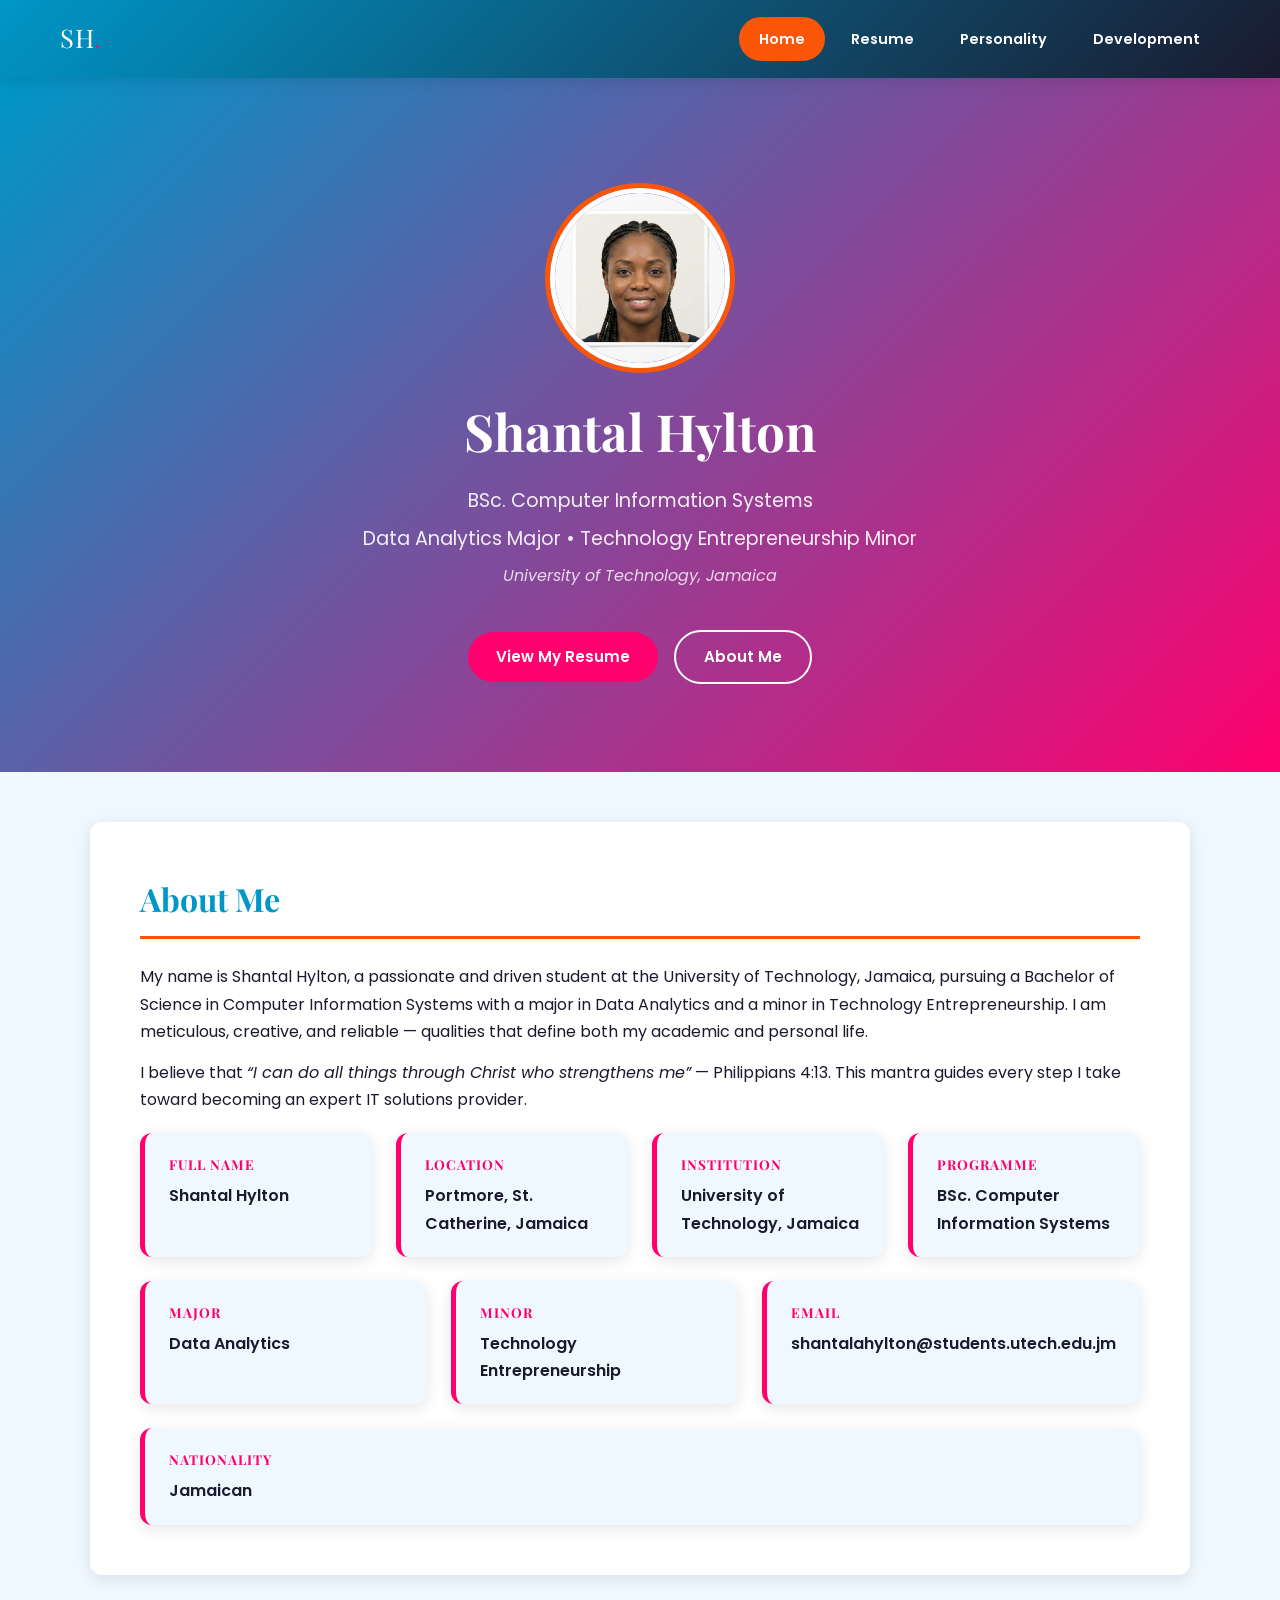
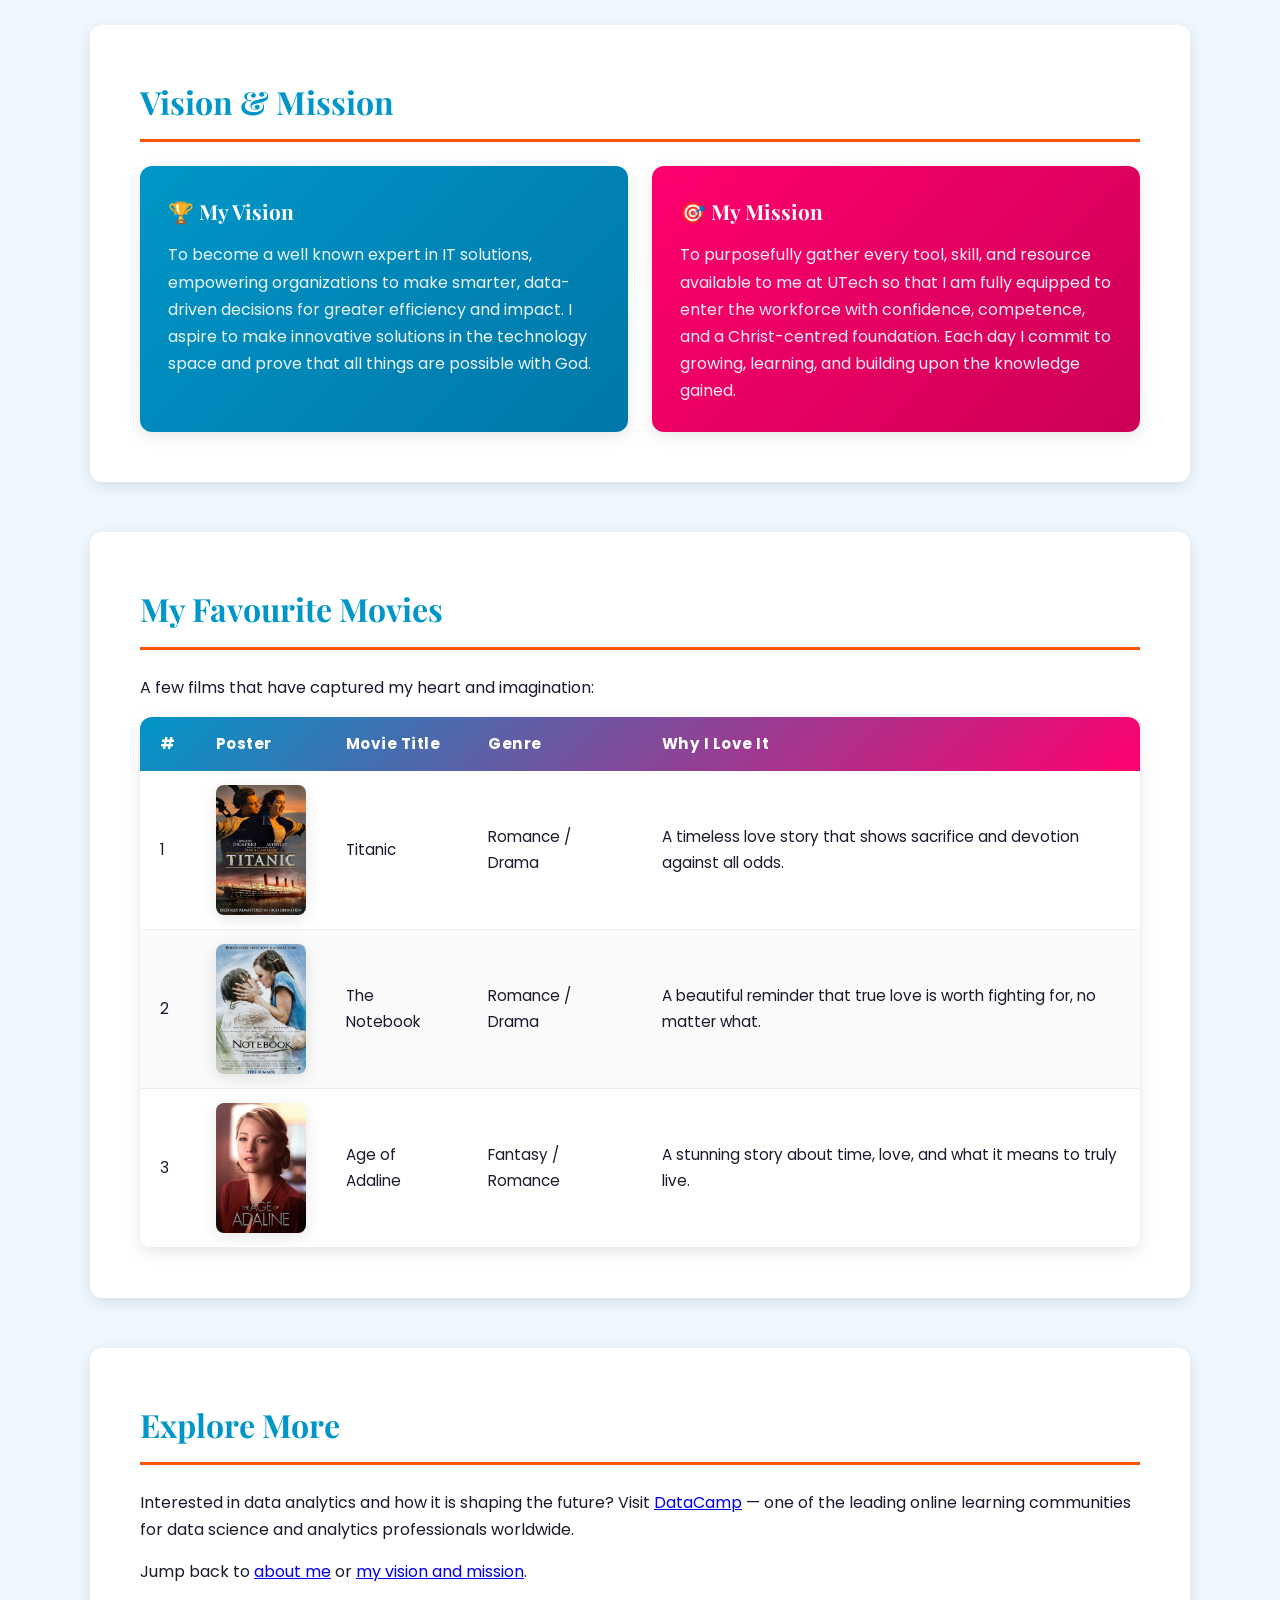
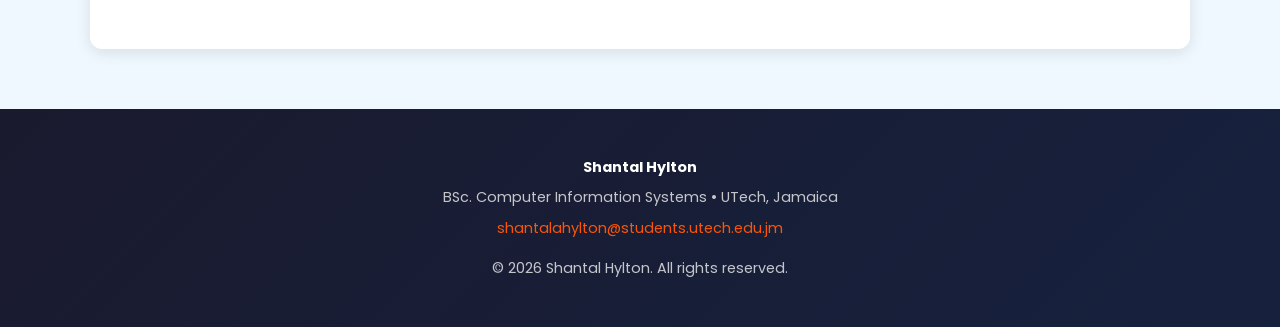
<file: index.html>
<!DOCTYPE html>
<html lang="en">
<head>
  <meta charset="UTF-8" />
  <meta name="viewport" content="width=device-width, initial-scale=1.0" />
  <title>Shantal Hylton | Portfolio</title>
  <link rel="stylesheet" href="style.css" />
</head>
<body>

  <!-- HEADER & NAVIGATION -->
  <header>
    <a href="index.html" class="logo">SH<span>.</span></a>
    <nav>
      <a href="index.html" class="active">Home</a>
      <a href="resume.html">Resume</a>
      <a href="personality.html">Personality</a>
      <a href="development.html">Development</a>
    </nav>
  </header>

  <!-- HERO SECTION -->
  <div class="hero">
    <!-- Profile image links to local mail client as required by Q1 -->
    <div class="profile-img-wrapper">
      <a href="mailto:shantalahylton@students.utech.edu.jm" title="Email Shantal">
        <img
          src="./profile.jpg"
          alt="A portrait photograph of Shantal Hylton, portfolio owner"
        />
      </a>
    </div>
    <h1>Shantal Hylton</h1>
    <p>BSc. Computer Information Systems</p>
    <p>Data Analytics Major &bull; Technology Entrepreneurship Minor</p>
    <p class="subtitle">University of Technology, Jamaica</p>
    <br />
    <a href="resume.html" class="btn btn-primary">View My Resume</a>
    <a href="personality.html" class="btn btn-outline">About Me</a>
  </div>

  <!-- ABOUT / DEMOGRAPHIC SECTION -->
  <section id="about">
    <h2>About Me</h2>
    <p>
      My name is Shantal Hylton, a passionate and driven student at the
      University of Technology, Jamaica, pursuing a Bachelor of Science in
      Computer Information Systems with a major in Data Analytics and a minor
      in Technology Entrepreneurship. I am meticulous, creative, and reliable
      &mdash; qualities that define both my academic and personal life.
    </p>
    <p>
      I believe that <em>&ldquo;I can do all things through Christ who strengthens me&rdquo;</em>
      &mdash; Philippians 4:13. This mantra guides every step I take toward becoming
      an expert IT solutions provider.
    </p>

    <!-- DEMOGRAPHIC DATA CARDS -->
    <div class="demo-grid">
      <div class="demo-card">
        <h3>Full Name</h3>
        <p>Shantal Hylton</p>
      </div>
      <div class="demo-card">
        <h3>Location</h3>
        <p>Portmore, St. Catherine, Jamaica</p>
      </div>
      <div class="demo-card">
        <h3>Institution</h3>
        <p>University of Technology, Jamaica</p>
      </div>
      <div class="demo-card">
        <h3>Programme</h3>
        <p>BSc. Computer Information Systems</p>
      </div>
      <div class="demo-card">
        <h3>Major</h3>
        <p>Data Analytics</p>
      </div>
      <div class="demo-card">
        <h3>Minor</h3>
        <p>Technology Entrepreneurship</p>
      </div>
      <div class="demo-card">
        <h3>Email</h3>
        <p>shantalahylton@students.utech.edu.jm</p>
      </div>
      <div class="demo-card">
        <h3>Nationality</h3>
        <p>Jamaican</p>
      </div>
    </div>
  </section>

  <!-- VISION & MISSION SECTION -->
  <section id="vision-mission">
    <h2>Vision &amp; Mission</h2>
    <div class="vm-grid">
      <div class="vm-card vision">
        <h3>&#127942; My Vision</h3>
        <p>
          To become a well known expert in IT solutions, empowering
          organizations to make smarter, data-driven decisions for greater
          efficiency and impact. I aspire to make innovative solutions in the technology
          space and prove that all things are possible with God.
        </p>
      </div>
      <div class="vm-card mission">
        <h3>&#127919; My Mission</h3>
        <p>
          To purposefully gather every tool, skill, and resource available to
          me at UTech so that I am fully equipped to enter the workforce with
          confidence, competence, and a Christ-centred foundation. Each day I
          commit to growing, learning, and building upon the knowledge gained.
        </p>
      </div>
    </div>
  </section>

  <!-- FAVOURITE MOVIES TABLE WITH POSTERS -->
  <section id="favourites">
    <h2>My Favourite Movies</h2>
    <p>A few films that have captured my heart and imagination:</p>

    <table>
      <thead>
        <tr>
          <th>#</th>
          <th>Poster</th>
          <th>Movie Title</th>
          <th>Genre</th>
          <th>Why I Love It</th>
        </tr>
      </thead>
      <tbody>
        <tr>
          <td>1</td>
          <td>
            <img
              src="./titanic.png"
              alt="Titanic movie poster"
              class="movie-poster"
            />
          </td>
          <td>Titanic</td>
          <td>Romance / Drama</td>
          <td>A timeless love story that shows sacrifice and devotion against all odds.</td>
        </tr>
        <tr>
          <td>2</td>
          <td>
            <img
              src="./notebook.png"
              alt="The Notebook movie poster"
              class="movie-poster"
            />
          </td>
          <td>The Notebook</td>
          <td>Romance / Drama</td>
          <td>A beautiful reminder that true love is worth fighting for, no matter what.</td>
        </tr>
        <tr>
          <td>3</td>
          <td>
            <img
              src="./adaline.png"
              alt="The Age of Adaline movie poster"
              class="movie-poster"
            />
          </td>
          <td>Age of Adaline</td>
          <td>Fantasy / Romance</td>
          <td>A stunning story about time, love, and what it means to truly live.</td>
        </tr>
      </tbody>
    </table>
  </section>

  <!-- EXTERNAL LINK & ANCHOR SECTION -->
  <section id="links">
    <h2>Explore More</h2>
    <p>
      Interested in data analytics and how it is shaping the future? Visit
      <a href="https://www.datacamp.com" target="_blank">DataCamp</a>
      &mdash; one of the leading online learning communities for data science and
      analytics professionals worldwide.
    </p>
    <p>
      Jump back to <a href="#about">about me</a> or
      <a href="#vision-mission">my vision and mission</a>.
    </p>
  </section>

  <!-- FOOTER -->
  <footer>
    <p><strong style="color:#fff;">Shantal Hylton</strong></p>
    <p>BSc. Computer Information Systems &bull; UTech, Jamaica</p>
    <p><a href="mailto:shantalahylton@students.utech.edu.jm">shantalahylton@students.utech.edu.jm</a></p>
    <p style="margin-top:16px;">&copy; 2026 Shantal Hylton. All rights reserved.</p>
  </footer>

</body>
</html>
</file>
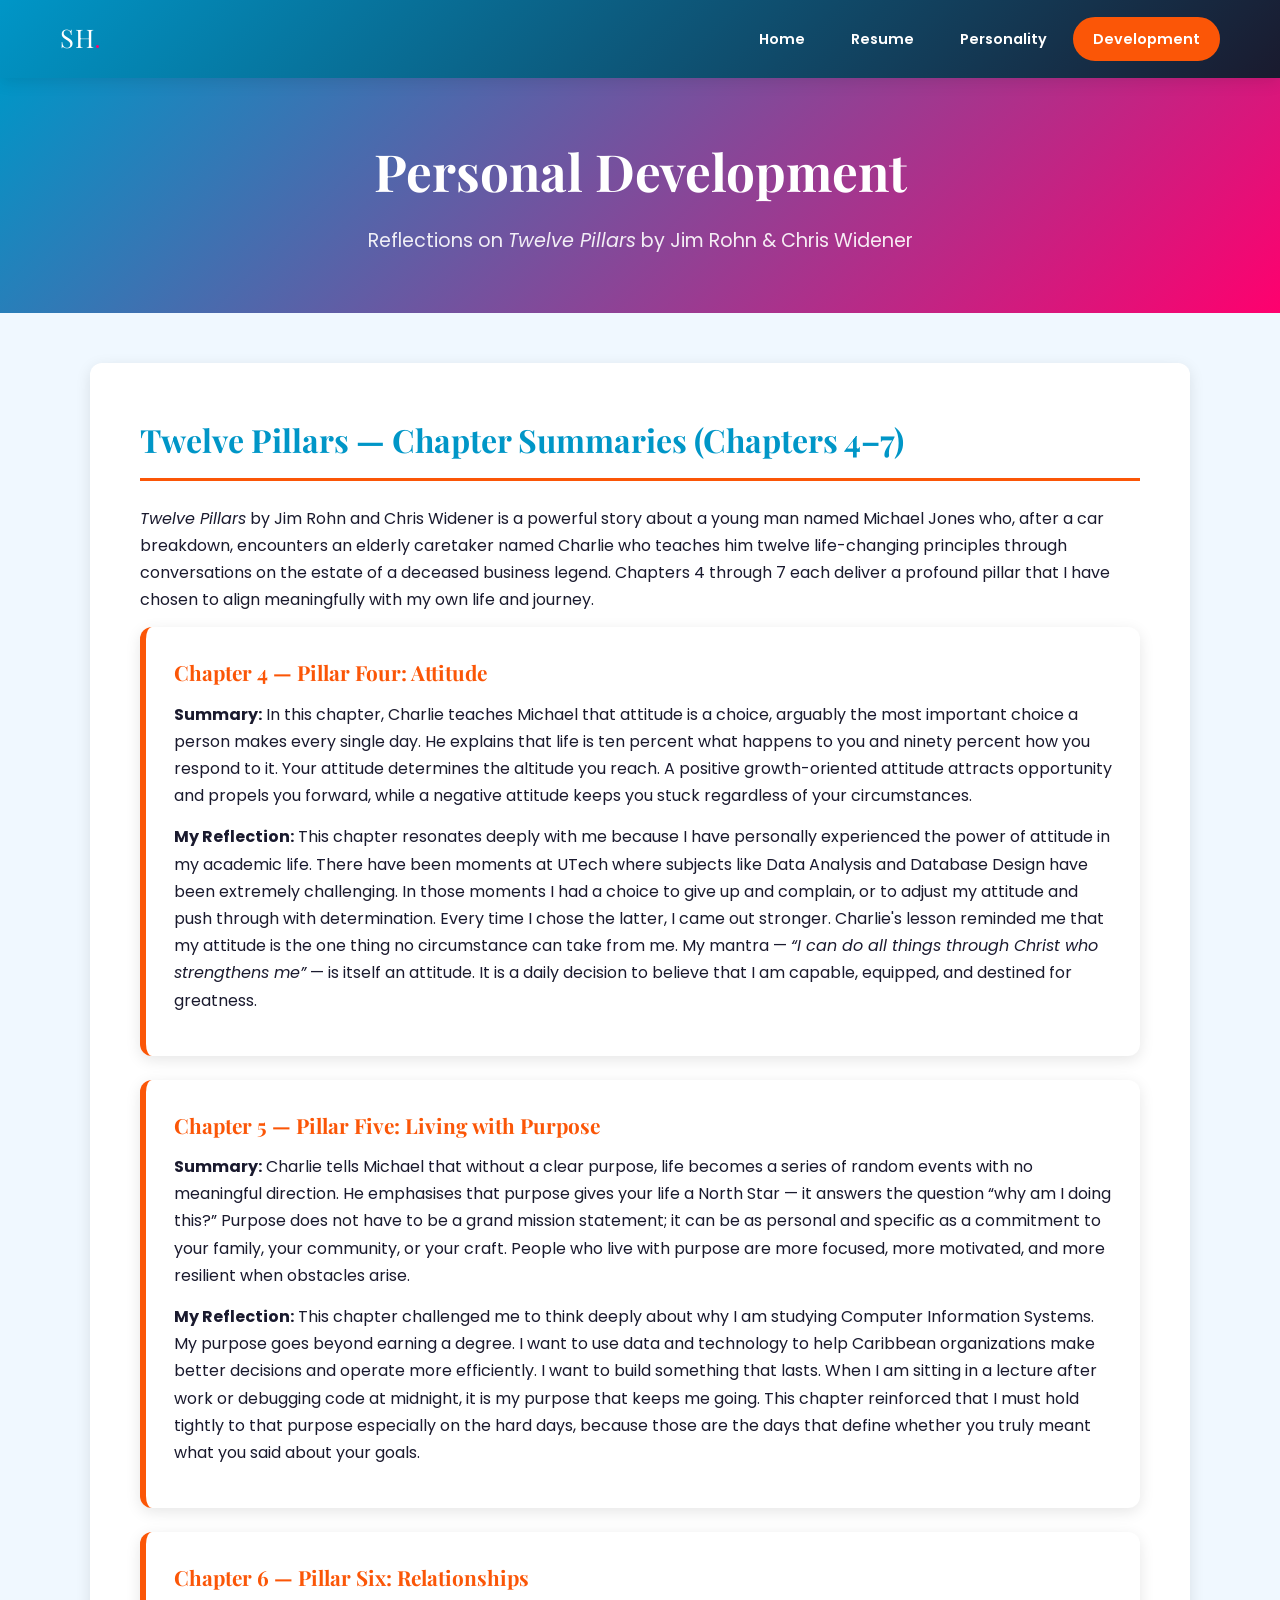
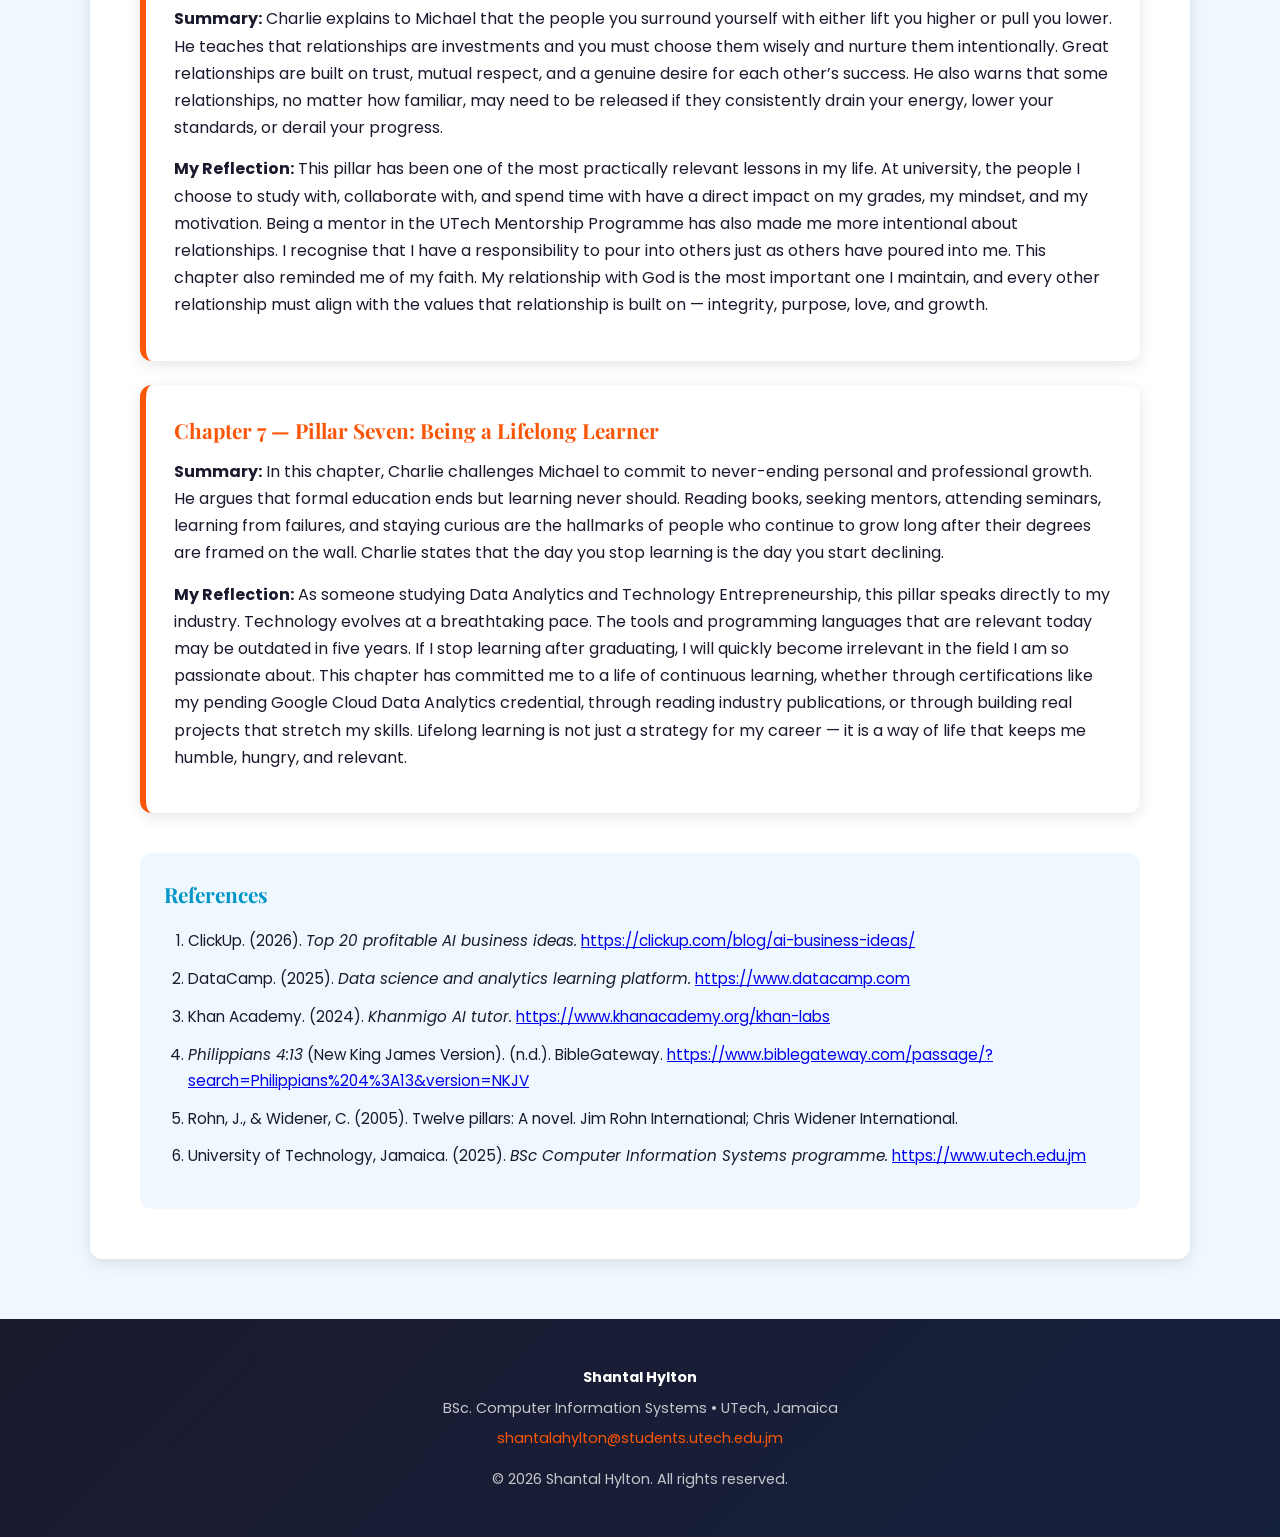
<file: development.html>
<!DOCTYPE html>
<html lang="en">
<head>
  <meta charset="UTF-8" />
  <meta name="viewport" content="width=device-width, initial-scale=1.0" />
  <title>Personal Development | Shantal Hylton</title>
  <link rel="stylesheet" href="style.css" />
</head>
<body>

  <!-- HEADER & NAVIGATION -->
  <header>
    <a href="index.html" class="logo">SH<span>.</span></a>
    <nav>
      <a href="index.html">Home</a>
      <a href="resume.html">Resume</a>
      <a href="personality.html">Personality</a>
      <a href="development.html" class="active">Development</a>
    </nav>
  </header>

  <!-- HERO -->
  <div class="hero" style="padding: 50px 20px;">
    <h1>Personal Development</h1>
    <p>Reflections on <em>Twelve Pillars</em> by Jim Rohn &amp; Chris Widener</p>
  </div>

  <!-- TWELVE PILLARS SECTION -->
  <section id="twelve-pillars" class="animate-slide">
    <h2>Twelve Pillars &mdash; Chapter Summaries (Chapters 4&ndash;7)</h2>
    <p>
      <em>Twelve Pillars</em> by Jim Rohn and Chris Widener is a powerful
      story about a young man named Michael Jones who, after a car breakdown,
      encounters an elderly caretaker named Charlie who teaches him twelve
      life-changing principles through conversations on the estate of a
      deceased business legend. Chapters 4 through 7 each deliver a profound
      pillar that I have chosen to align meaningfully with my own life and journey.
    </p>

    <!-- CHAPTER 4 -->
    <div class="pillar-card">
      <h3>Chapter 4 &mdash; Pillar Four: Attitude</h3>
      <p>
        <strong>Summary:</strong> In this chapter, Charlie teaches Michael that
        attitude is a choice, arguably the most important choice a person makes
        every single day. He explains that life is ten percent what happens to
        you and ninety percent how you respond to it. Your attitude determines
        the altitude you reach. A positive growth-oriented attitude attracts
        opportunity and propels you forward, while a negative attitude keeps
        you stuck regardless of your circumstances.
      </p>
      <p>
        <strong>My Reflection:</strong> This chapter resonates deeply with me
        because I have personally experienced the power of attitude in my
        academic life. There have been moments at UTech where subjects like
        Data Analysis and Database Design have been extremely challenging. In
        those moments I had a choice to give up and complain, or to adjust my
        attitude and push through with determination. Every time I chose the
        latter, I came out stronger. Charlie's lesson reminded me that my
        attitude is the one thing no circumstance can take from me. My mantra &mdash;
        <em>&ldquo;I can do all things through Christ who strengthens me&rdquo;</em> &mdash; is
        itself an attitude. It is a daily decision to believe that I am capable,
        equipped, and destined for greatness.
      </p>
    </div>

    <!-- CHAPTER 5 -->
    <div class="pillar-card">
      <h3>Chapter 5 &mdash; Pillar Five: Living with Purpose</h3>
      <p>
        <strong>Summary:</strong> Charlie tells Michael that without a clear
        purpose, life becomes a series of random events with no meaningful
        direction. He emphasises that purpose gives your life a North Star &mdash; it
        answers the question &ldquo;why am I doing this?&rdquo; Purpose does not have to be
        a grand mission statement; it can be as personal and specific as a
        commitment to your family, your community, or your craft. People who
        live with purpose are more focused, more motivated, and more resilient
        when obstacles arise.
      </p>
      <p>
        <strong>My Reflection:</strong> This chapter challenged me to think
        deeply about why I am studying Computer Information Systems. My purpose
        goes beyond earning a degree. I want to use data and technology to
        help Caribbean organizations make better decisions and operate more
        efficiently. I want to build something that lasts. When I am sitting in a lecture
        after work or debugging code at midnight, it is my purpose that keeps me
        going. This chapter reinforced that I must hold tightly to that purpose
        especially on the hard days, because those are the days that define
        whether you truly meant what you said about your goals.
      </p>
    </div>

    <!-- CHAPTER 6 -->
    <div class="pillar-card">
      <h3>Chapter 6 &mdash; Pillar Six: Relationships</h3>
      <p>
        <strong>Summary:</strong> Charlie explains to Michael that the people
        you surround yourself with either lift you higher or pull you lower.
        He teaches that relationships are investments and you must choose them
        wisely and nurture them intentionally. Great relationships are built on
        trust, mutual respect, and a genuine desire for each other&rsquo;s success.
        He also warns that some relationships, no matter how familiar, may need
        to be released if they consistently drain your energy, lower your
        standards, or derail your progress.
      </p>
      <p>
        <strong>My Reflection:</strong> This pillar has been one of the most
        practically relevant lessons in my life. At university, the people I
        choose to study with, collaborate with, and spend time with have a
        direct impact on my grades, my mindset, and my motivation. Being a
        mentor in the UTech Mentorship Programme has also made me more
        intentional about relationships. I recognise that I have a
        responsibility to pour into others just as others have poured into me.
        This chapter also reminded me of my faith. My relationship with God is
        the most important one I maintain, and every other relationship must
        align with the values that relationship is built on &mdash; integrity,
        purpose, love, and growth.
      </p>
    </div>

    <!-- CHAPTER 7 -->
    <div class="pillar-card">
      <h3>Chapter 7 &mdash; Pillar Seven: Being a Lifelong Learner</h3>
      <p>
        <strong>Summary:</strong> In this chapter, Charlie challenges Michael
        to commit to never-ending personal and professional growth. He argues
        that formal education ends but learning never should. Reading books,
        seeking mentors, attending seminars, learning from failures, and staying
        curious are the hallmarks of people who continue to grow long after
        their degrees are framed on the wall. Charlie states that the day you
        stop learning is the day you start declining.
      </p>
      <p>
        <strong>My Reflection:</strong> As someone studying Data Analytics and
        Technology Entrepreneurship, this pillar speaks directly to my industry.
        Technology evolves at a breathtaking pace. The tools and programming
        languages that are relevant today may be outdated in five years. If I
        stop learning after graduating, I will quickly become irrelevant in the
        field I am so passionate about. This chapter has committed me to a life
        of continuous learning, whether through certifications like my pending
        Google Cloud Data Analytics credential, through reading industry
        publications, or through building real projects that stretch my skills.
        Lifelong learning is not just a strategy for my career &mdash; it is a way of
        life that keeps me humble, hungry, and relevant.
      </p>
    </div>

    <!-- APA REFERENCES -->
    <!-- FIX APPLIED: Reference #3 updated from Exploding Topics to the correct ClickUp blog as assigned -->
    <div id="references" style="margin-top: 40px; padding: 24px; background: var(--light-bg); border-radius: var(--border-radius);">
      <h3 style="color: var(--primary); margin-bottom: 16px;">References</h3>
      <ol>
        <li style="margin-bottom: 12px;">
          ClickUp. (2026). <em>Top 20 profitable AI business ideas.</em>
          <a href="https://clickup.com/blog/ai-business-ideas/" target="_blank">https://clickup.com/blog/ai-business-ideas/</a>
        </li>
        <li style="margin-bottom: 12px;">
          DataCamp. (2025). <em>Data science and analytics learning platform.</em>
          <a href="https://www.datacamp.com" target="_blank">https://www.datacamp.com</a>
        </li>
        <li style="margin-bottom: 12px;">
          Khan Academy. (2024). <em>Khanmigo AI tutor.</em>
          <a href="https://www.khanacademy.org/khan-labs" target="_blank">https://www.khanacademy.org/khan-labs</a>
        </li> 
        <li style="margin-bottom: 12px;">
          <em>Philippians 4:13</em> (New King James Version). (n.d.). BibleGateway.
          <a href="https://www.biblegateway.com/passage/?search=Philippians%204%3A13&version=NKJV" target="_blank">https://www.biblegateway.com/passage/?search=Philippians%204%3A13&version=NKJV</a>
        </li>        
        <li style="margin-bottom: 12px;">
          Rohn, J., & Widener, C. (2005). Twelve pillars: A novel. Jim Rohn International; Chris Widener International.
        </li>           
        <li style="margin-bottom: 12px;">
          University of Technology, Jamaica. (2025). <em>BSc Computer Information Systems programme.</em>
          <a href="https://www.utech.edu.jm" target="_blank">https://www.utech.edu.jm</a>
        </li>
        
      </ol>
    </div>

  </section>

  <!-- FOOTER -->
  <footer>
    <p><strong style="color:#fff;">Shantal Hylton</strong></p>
    <p>BSc. Computer Information Systems &bull; UTech, Jamaica</p>
    <p>
      <a href="mailto:shantalahylton@students.utech.edu.jm">shantalahylton@students.utech.edu.jm</a>
    </p>
    <p style="margin-top:16px;">&copy; 2026 Shantal Hylton. All rights reserved.</p>
  </footer>

</body>
</html>
</file>
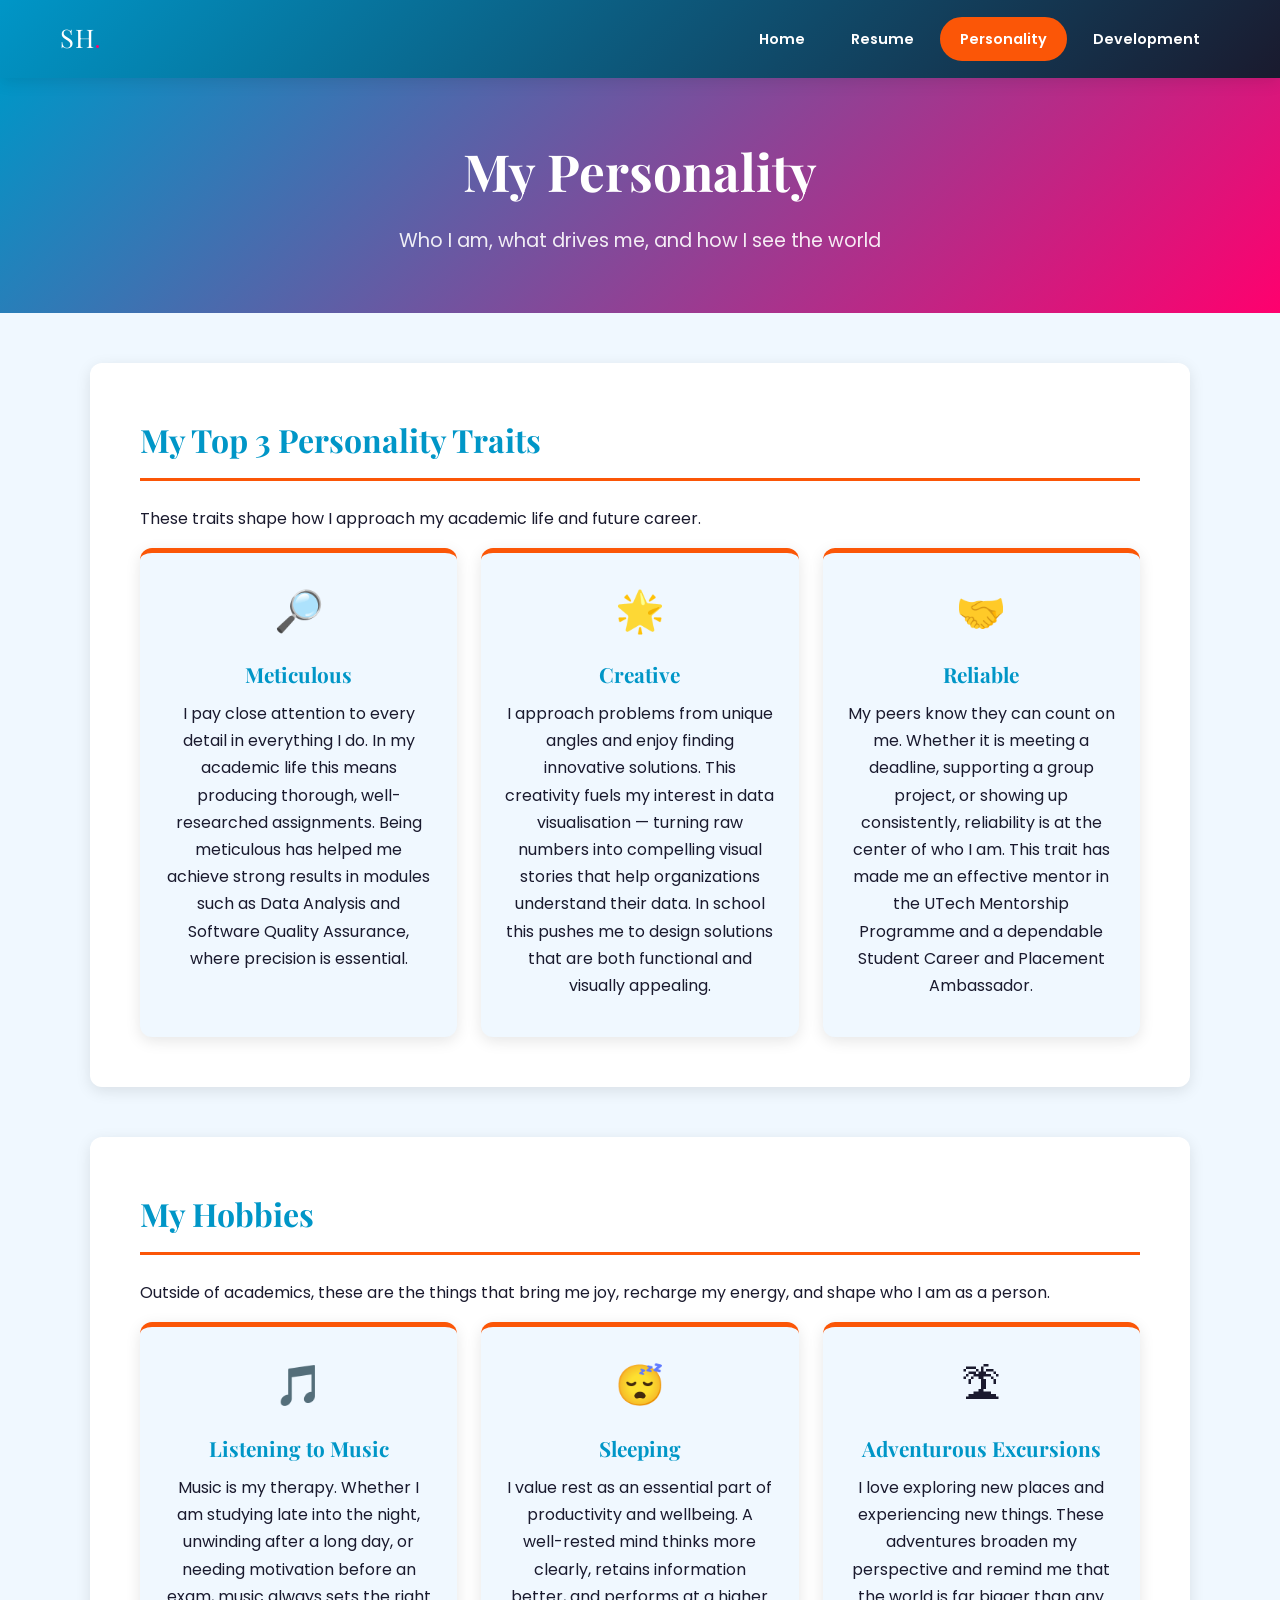
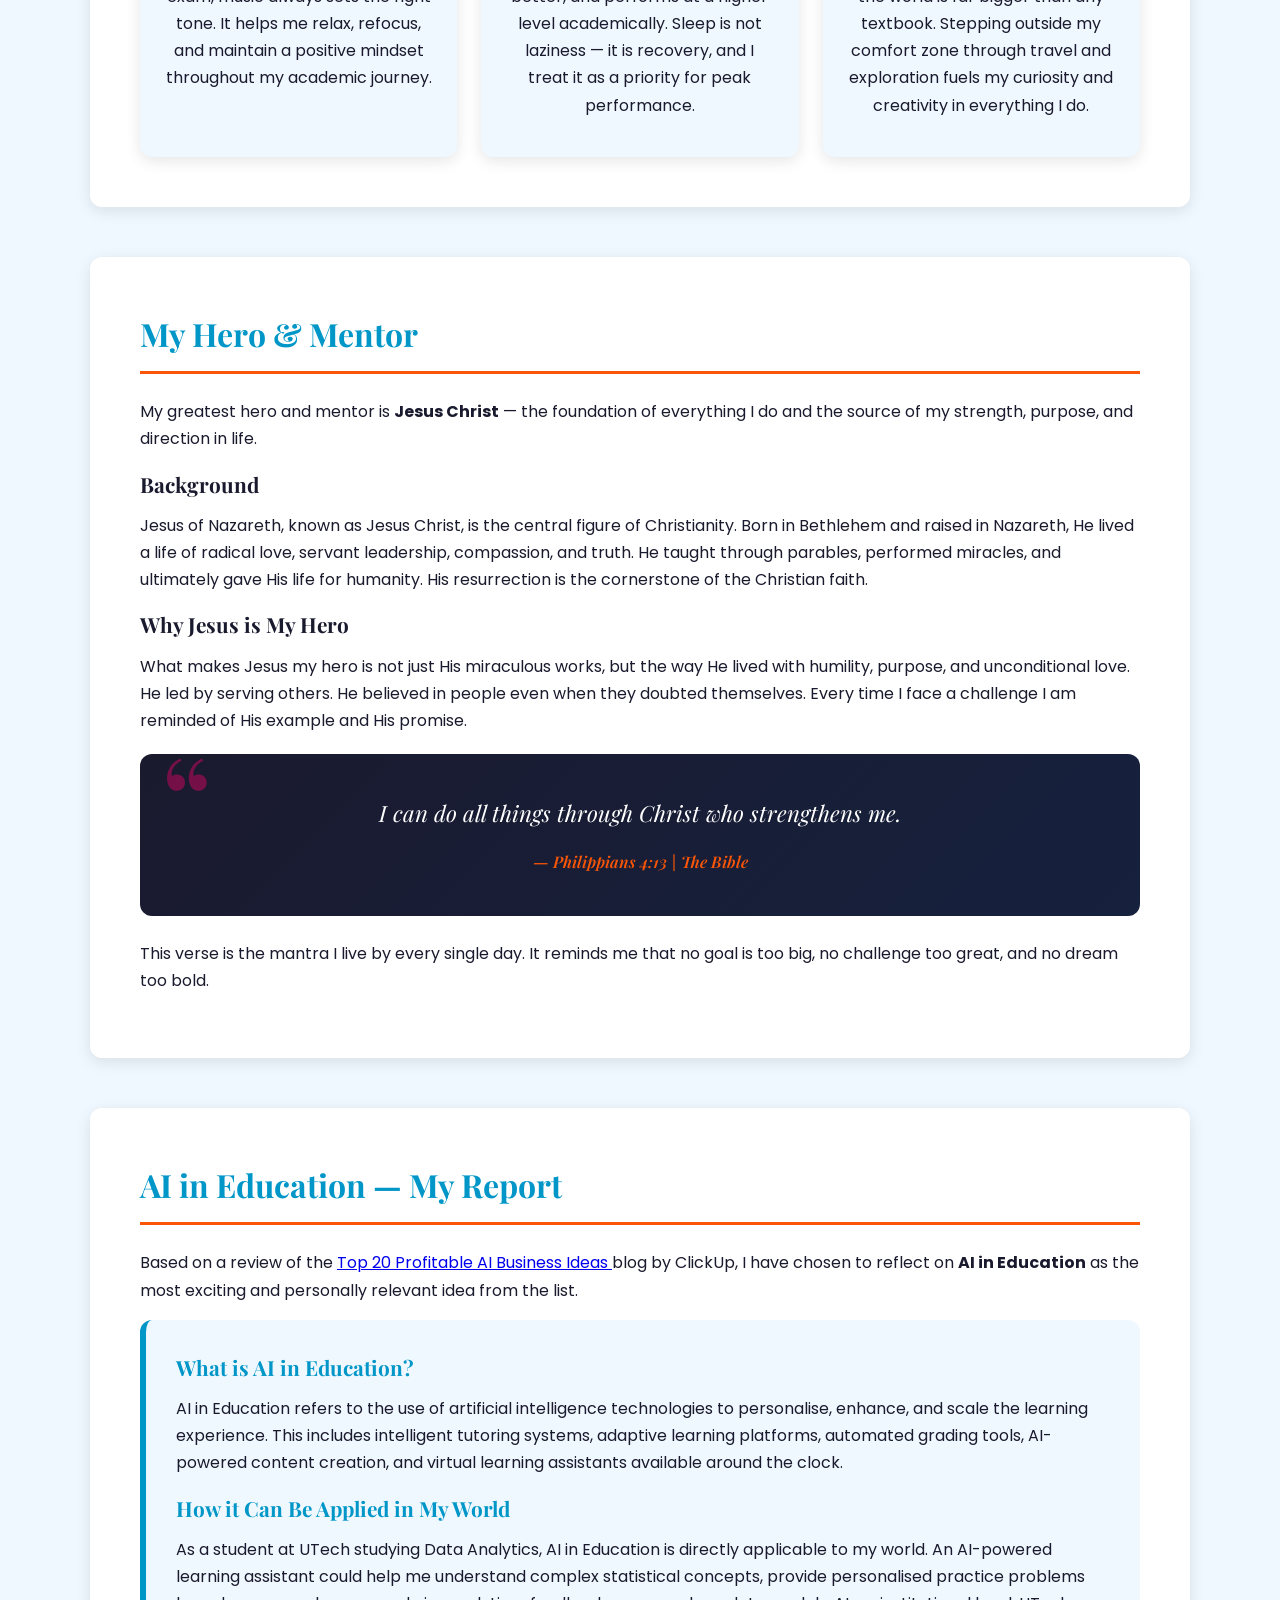
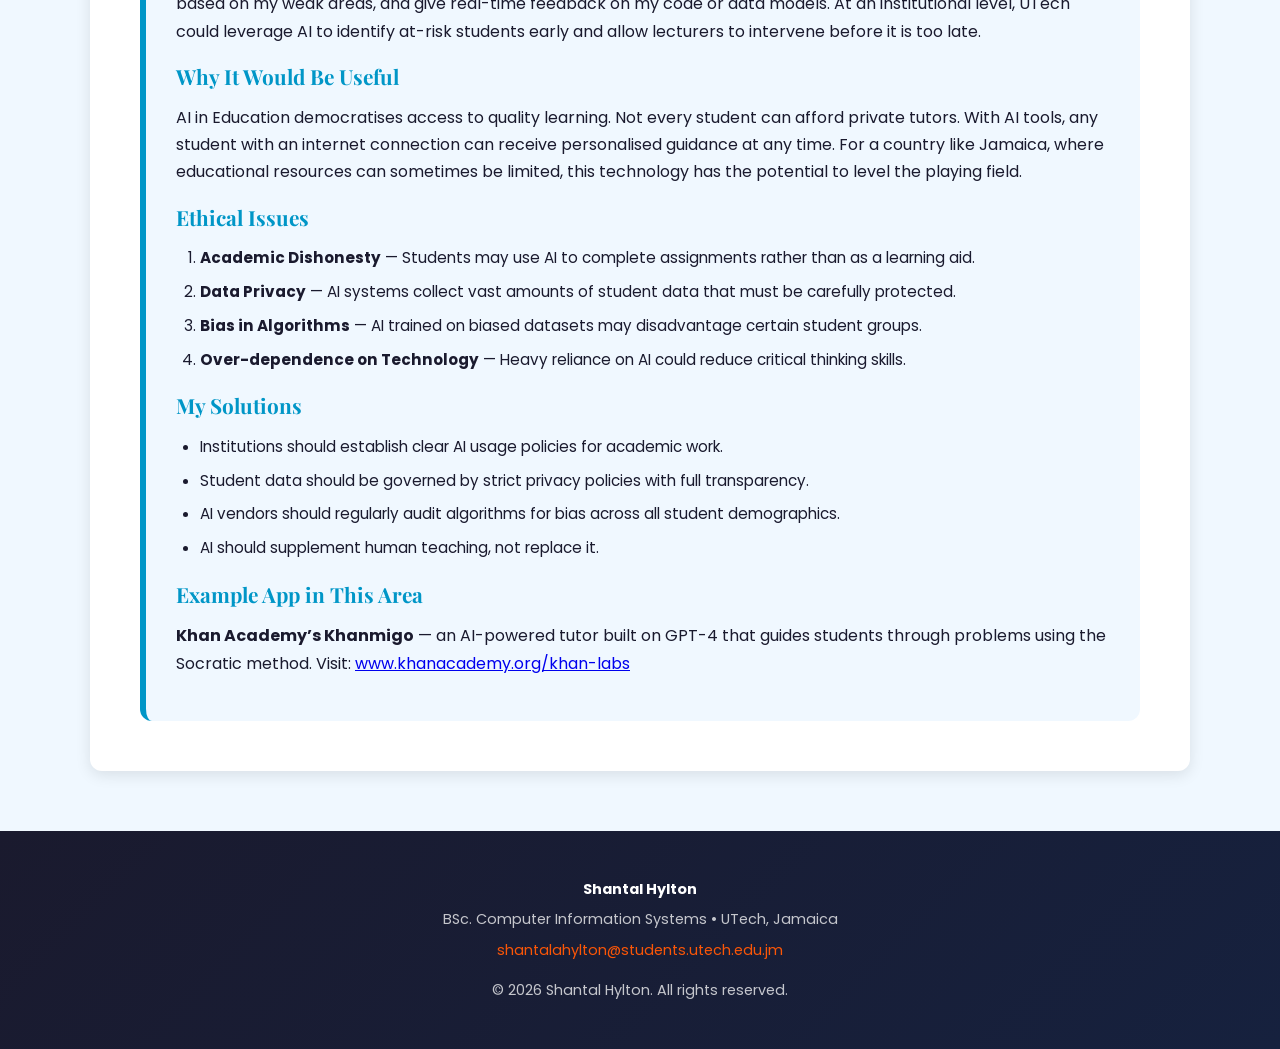
<file: personality.html>
<!DOCTYPE html>
<html lang="en">
<head>
  <meta charset="UTF-8" />
  <meta name="viewport" content="width=device-width, initial-scale=1.0" />
  <title>Personality | Shantal Hylton</title>
  <link rel="stylesheet" href="style.css" />
</head>
<body>

  <!-- HEADER & NAVIGATION -->
  <header>
    <a href="index.html" class="logo">SH<span>.</span></a>
    <nav>
      <a href="index.html">Home</a>
      <a href="resume.html">Resume</a>
      <a href="personality.html" class="active">Personality</a>
      <a href="development.html">Development</a>
    </nav>
  </header>

  <!-- HERO -->
  <div class="hero" style="padding: 50px 20px;">
    <h1>My Personality</h1>
    <p>Who I am, what drives me, and how I see the world</p>
  </div>

  <!-- PERSONALITY TRAITS SECTION -->
  <section id="traits" class="animate-slide">
    <h2>My Top 3 Personality Traits</h2>
    <p>
      These traits shape how I approach my
      academic life and future career.
    </p>

    <div class="trait-grid">

      <div class="trait-card">
        <span class="icon">&#128270;</span>
        <h3>Meticulous</h3>
        <p>
          I pay close attention to every detail in everything I do. In my
          academic life this means producing thorough, well-researched
          assignments. Being meticulous has helped me achieve
          strong results in modules such as Data Analysis and Software Quality
          Assurance, where precision is essential.
        </p>
      </div>

      <div class="trait-card">
        <span class="icon">&#127775;</span>
        <h3>Creative</h3>
        <p>
          I approach problems from unique angles and enjoy finding innovative
          solutions. This creativity fuels my interest in data visualisation &mdash;
          turning raw numbers into compelling visual stories that help
          organizations understand their data. In school this pushes me to
          design solutions that are both functional and visually appealing.
        </p>
      </div>

      <div class="trait-card">
        <span class="icon">&#129309;</span>
        <h3>Reliable</h3>
        <p>
          My peers know they can count on me. Whether it is
          meeting a deadline, supporting a group project, or showing up
          consistently, reliability is at the center of who I am. This trait has
          made me an effective mentor in the UTech Mentorship Programme and a
          dependable Student Career and Placement Ambassador.
        </p>
      </div>

    </div>
  </section>

  <!-- HOBBIES SECTION -->
  <section id="hobbies" class="animate-slide">
    <h2>My Hobbies</h2>
    <p>
      Outside of academics, these are the things that bring me joy,
      recharge my energy, and shape who I am as a person.
    </p>

    <div class="trait-grid">

      <div class="trait-card">
        <span class="icon">&#127925;</span>
        <h3>Listening to Music</h3>
        <p>
          Music is my therapy. Whether I am studying late into the night,
          unwinding after a long day, or needing motivation before an exam,
          music always sets the right tone. It helps me relax, refocus, and
          maintain a positive mindset throughout my academic journey.
        </p>
      </div>

      <div class="trait-card">
        <span class="icon">&#128564;</span>
        <h3>Sleeping</h3>
        <p>
          I value rest as an essential part of productivity and wellbeing.
          A well-rested mind thinks more clearly, retains information better,
          and performs at a higher level academically. Sleep is not laziness
          &mdash; it is recovery, and I treat it as a priority for peak performance.
        </p>
      </div>

      <div class="trait-card">
        <span class="icon">&#127965;</span>
        <h3>Adventurous Excursions</h3>
        <p>
          I love exploring new places and experiencing new things. These
          adventures broaden my perspective and remind me that the world is
          far bigger than any textbook. Stepping outside my comfort zone
          through travel and exploration fuels my curiosity and creativity
          in everything I do.
        </p>
      </div>

    </div>
  </section>

  <!-- HERO / MENTOR SECTION -->
  <section id="hero-mentor" class="animate-slide">
    <h2>My Hero &amp; Mentor</h2>
    <p>
      My greatest hero and mentor is <strong>Jesus Christ</strong> &mdash; the
      foundation of everything I do and the source of my strength, purpose,
      and direction in life.
    </p>

    <h3>Background</h3>
    <p>
      Jesus of Nazareth, known as Jesus Christ, is the central figure of
      Christianity. Born in Bethlehem and raised in Nazareth, He lived a life
      of radical love, servant leadership, compassion, and truth. He taught
      through parables, performed miracles, and ultimately gave His life for
      humanity. His resurrection is the cornerstone of the Christian faith.
    </p>

    <h3>Why Jesus is My Hero</h3>
    <p>
      What makes Jesus my hero is not just His miraculous works, but the way
      He lived with humility, purpose, and unconditional love. He led by
      serving others. He believed in people even when they doubted themselves.
      Every time I face a challenge I am reminded of His example and His promise.
    </p>

    <div class="quote-block">
      <p>I can do all things through Christ who strengthens me.</p>
      <p class="attribution">&mdash; Philippians 4:13 | The Bible</p>
    </div>

    <p style="margin-top: 24px;">
      This verse is the mantra I live by every single day. It reminds me that
      no goal is too big, no challenge too great, and no dream too bold.
    </p>
  </section>

  <!-- AI REPORT SECTION -->
  <!-- FIX APPLIED: Link updated to the correct ClickUp blog as assigned by the teacher -->
  <section id="ai-report" class="animate-slide">
    <h2>AI in Education &mdash; My Report</h2>
    <p>
      Based on a review of the
      <a href="https://clickup.com/blog/ai-business-ideas/" target="_blank">
        Top 20 Profitable AI Business Ideas
      </a>
      blog by ClickUp, I have chosen to reflect on <strong>AI in Education</strong> as
      the most exciting and personally relevant idea from the list.
    </p>

    <div class="ai-report">

      <h3>What is AI in Education?</h3>
      <p>
        AI in Education refers to the use of artificial intelligence technologies
        to personalise, enhance, and scale the learning experience. This includes
        intelligent tutoring systems, adaptive learning platforms, automated
        grading tools, AI-powered content creation, and virtual learning
        assistants available around the clock.
      </p>

      <h3>How it Can Be Applied in My World</h3>
      <p>
        As a student at UTech studying Data Analytics, AI in Education is
        directly applicable to my world. An AI-powered learning assistant could
        help me understand complex statistical concepts, provide personalised
        practice problems based on my weak areas, and give real-time feedback
        on my code or data models. At an institutional level, UTech could
        leverage AI to identify at-risk students early and allow lecturers to
        intervene before it is too late.
      </p>

      <h3>Why It Would Be Useful</h3>
      <p>
        AI in Education democratises access to quality learning. Not every
        student can afford private tutors. With AI tools, any student with an
        internet connection can receive personalised guidance at any time. For
        a country like Jamaica, where educational resources can sometimes be
        limited, this technology has the potential to level the playing field.
      </p>

      <h3>Ethical Issues</h3>
      <ol>
        <li><strong>Academic Dishonesty</strong> &mdash; Students may use AI to complete assignments rather than as a learning aid.</li>
        <li><strong>Data Privacy</strong> &mdash; AI systems collect vast amounts of student data that must be carefully protected.</li>
        <li><strong>Bias in Algorithms</strong> &mdash; AI trained on biased datasets may disadvantage certain student groups.</li>
        <li><strong>Over-dependence on Technology</strong> &mdash; Heavy reliance on AI could reduce critical thinking skills.</li>
      </ol>

      <h3>My Solutions</h3>
      <ul>
        <li>Institutions should establish clear AI usage policies for academic work.</li>
        <li>Student data should be governed by strict privacy policies with full transparency.</li>
        <li>AI vendors should regularly audit algorithms for bias across all student demographics.</li>
        <li>AI should supplement human teaching, not replace it.</li>
      </ul>

      <h3>Example App in This Area</h3>
      <p>
        <strong>Khan Academy&rsquo;s Khanmigo</strong> &mdash; an AI-powered tutor built on GPT-4
        that guides students through problems using the Socratic method.
        Visit: <a href="https://www.khanacademy.org/khan-labs" target="_blank">www.khanacademy.org/khan-labs</a>
      </p>

    </div>
  </section>

  <!-- FOOTER -->
  <footer>
    <p><strong style="color:#fff;">Shantal Hylton</strong></p>
    <p>BSc. Computer Information Systems &bull; UTech, Jamaica</p>
    <p><a href="mailto:shantalahylton@students.utech.edu.jm">shantalahylton@students.utech.edu.jm</a></p>
    <p style="margin-top:16px;">&copy; 2026 Shantal Hylton. All rights reserved.</p>
  </footer>

</body>
</html>
</file>
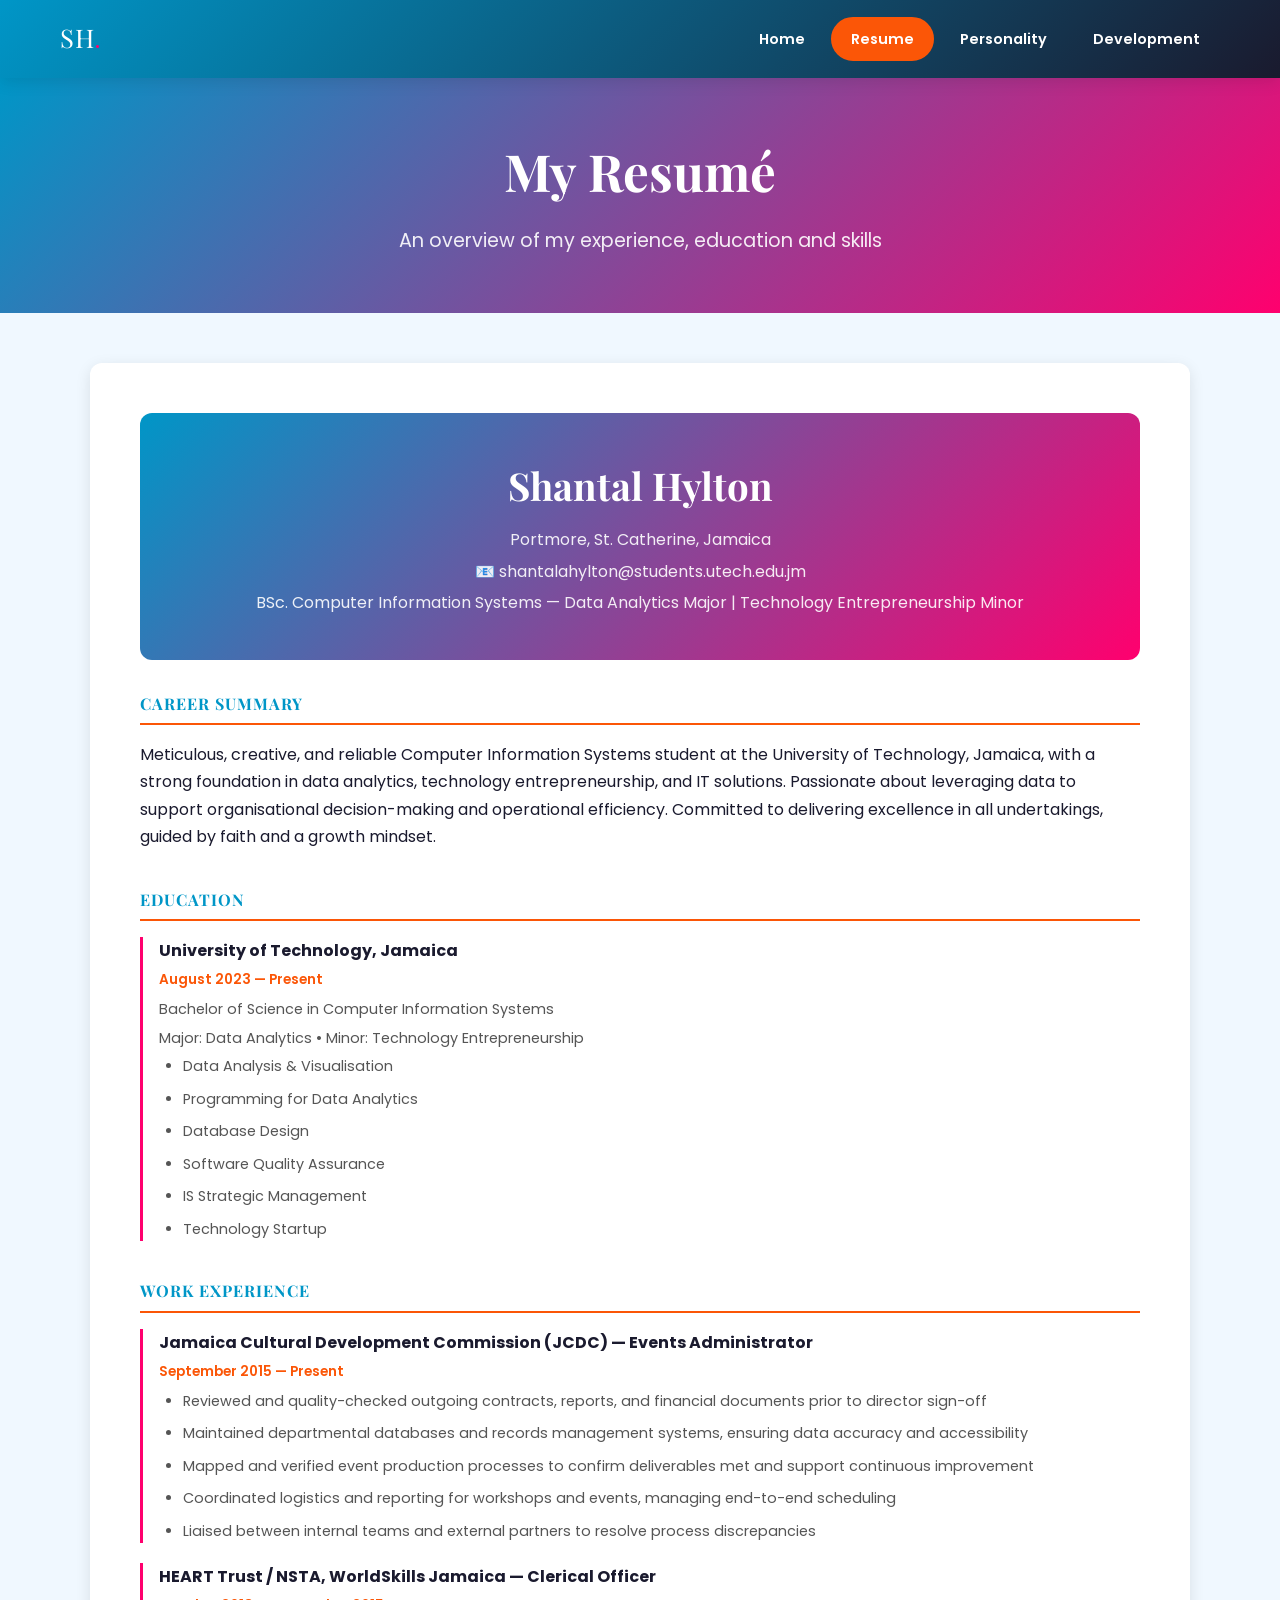
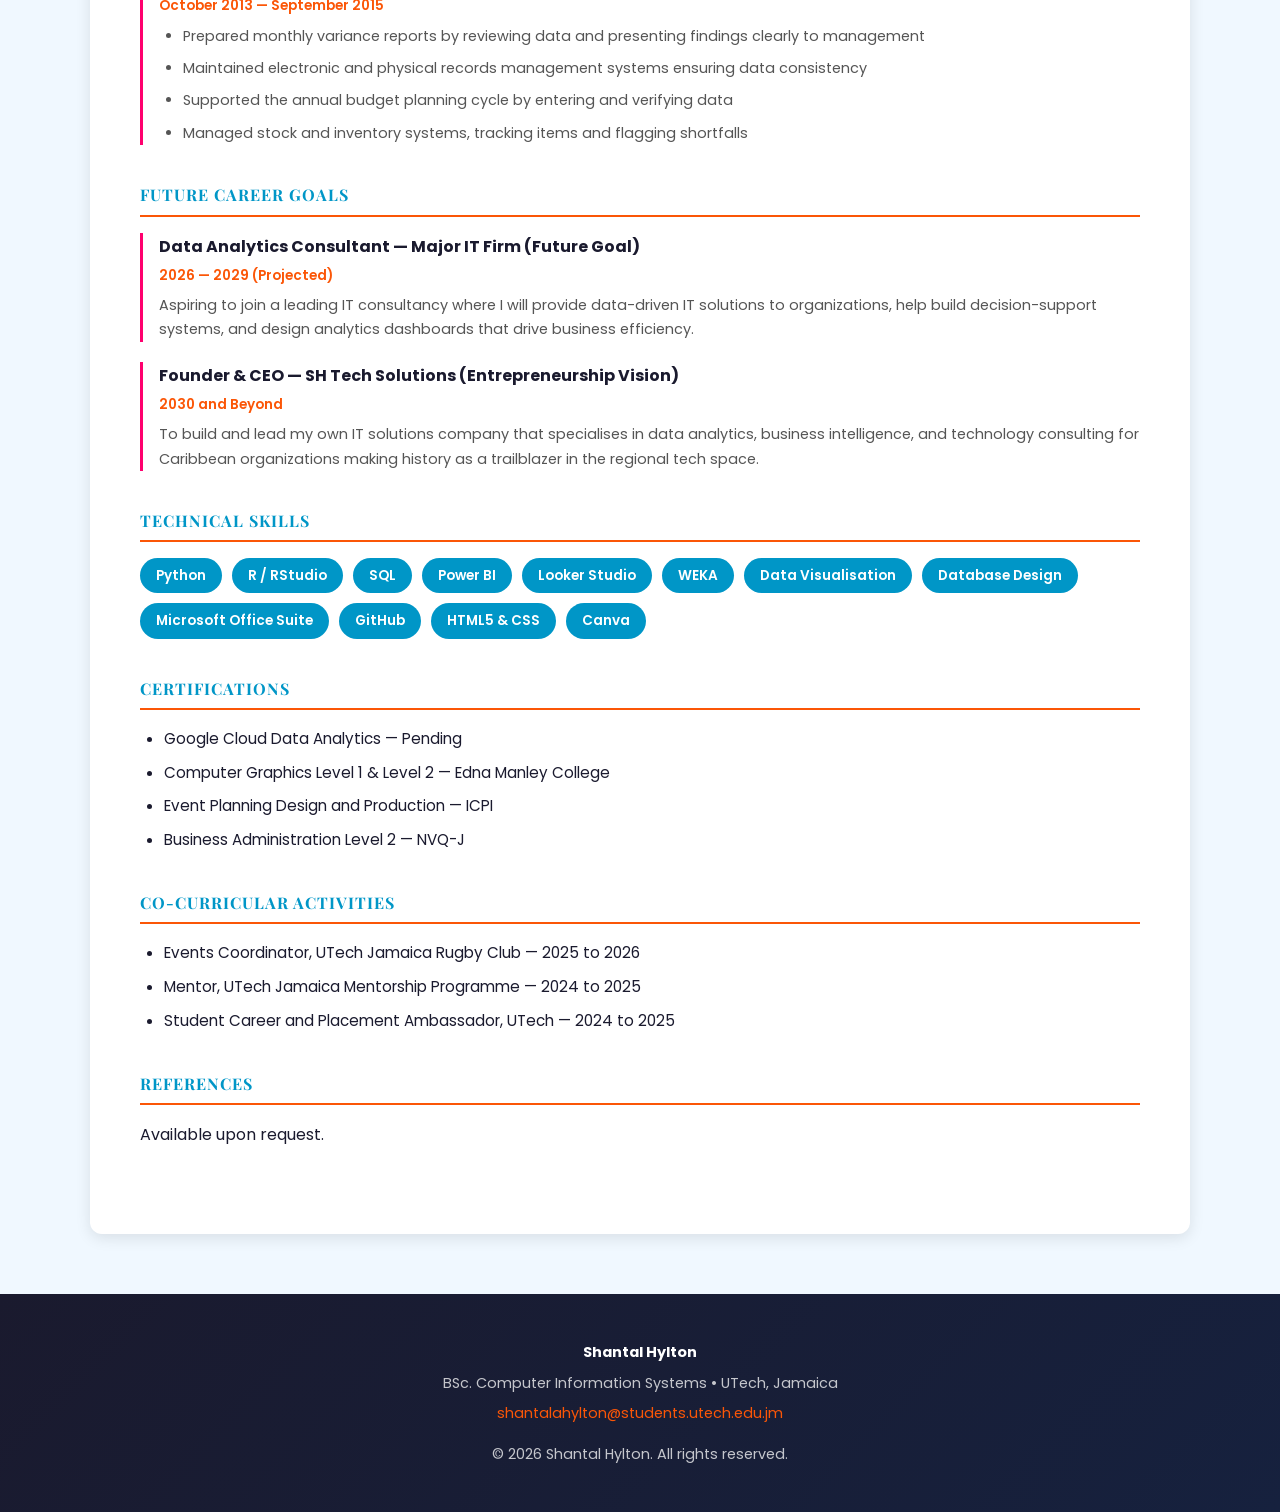
<file: resume.html>
<!DOCTYPE html>
<html lang="en">
<head>
  <meta charset="UTF-8" />
  <meta name="viewport" content="width=device-width, initial-scale=1.0" />
  <title>Resume | Shantal Hylton</title>
  <link rel="stylesheet" href="style.css" />
</head>
<body>

  <!-- HEADER & NAVIGATION -->
  <header>
    <a href="index.html" class="logo">SH<span>.</span></a>
    <nav>
      <a href="index.html">Home</a>
      <a href="resume.html" class="active">Resume</a>
      <a href="personality.html">Personality</a>
      <a href="development.html">Development</a>
    </nav>
  </header>

  <!-- RESUME HEADER BANNER -->
  <div class="hero" style="padding: 50px 20px;">
    <h1>My Resum&eacute;</h1>
    <p>An overview of my experience, education and skills</p>
  </div>

  <!-- RESUME CONTENT -->
  <section id="resume" class="animate-slide">

    <!-- RESUME HEADER CARD -->
    <div class="resume-header">
      <h1>Shantal Hylton</h1>
      <p>Portmore, St. Catherine, Jamaica</p>
      <p>&#128231; shantalahylton@students.utech.edu.jm</p>
      <p>BSc. Computer Information Systems &mdash; Data Analytics Major | Technology Entrepreneurship Minor</p>
    </div>

    <!-- CAREER SUMMARY -->
    <div class="resume-section">
      <h3>Career Summary</h3>
      <p>
        Meticulous, creative, and reliable Computer Information Systems student
        at the University of Technology, Jamaica, with a strong foundation in
        data analytics, technology entrepreneurship, and IT solutions. Passionate
        about leveraging data to support organisational decision-making and
        operational efficiency. Committed to delivering excellence in all
        undertakings, guided by faith and a growth mindset.
      </p>
    </div>

    <!-- EDUCATION -->
    <div class="resume-section">
      <h3>Education</h3>
      <div class="resume-item">
        <h4>University of Technology, Jamaica</h4>
        <p class="date">August 2023 &mdash; Present</p>
        <p>Bachelor of Science in Computer Information Systems</p>
        <p>Major: Data Analytics &bull; Minor: Technology Entrepreneurship</p>
        <ul>
          <li>Data Analysis &amp; Visualisation</li>
          <li>Programming for Data Analytics</li>
          <li>Database Design</li>
          <li>Software Quality Assurance</li>
          <li>IS Strategic Management</li>
          <li>Technology Startup</li>
        </ul>
      </div>
    </div>

    <!-- WORK EXPERIENCE -->
    <div class="resume-section">
      <h3>Work Experience</h3>

      <div class="resume-item">
        <h4>Jamaica Cultural Development Commission (JCDC) &mdash; Events Administrator</h4>
        <p class="date">September 2015 &mdash; Present</p>
        <ul>
          <li>Reviewed and quality-checked outgoing contracts, reports, and financial documents prior to director sign-off</li>
          <li>Maintained departmental databases and records management systems, ensuring data accuracy and accessibility</li>
          <li>Mapped and verified event production processes to confirm deliverables met and support continuous improvement</li>
          <li>Coordinated logistics and reporting for workshops and events, managing end-to-end scheduling</li>
          <li>Liaised between internal teams and external partners to resolve process discrepancies</li>
        </ul>
      </div>

      <div class="resume-item">
        <h4>HEART Trust / NSTA, WorldSkills Jamaica &mdash; Clerical Officer</h4>
        <p class="date">October 2013 &mdash; September 2015</p>
        <ul>
          <li>Prepared monthly variance reports by reviewing data and presenting findings clearly to management</li>
          <li>Maintained electronic and physical records management systems ensuring data consistency</li>
          <li>Supported the annual budget planning cycle by entering and verifying data</li>
          <li>Managed stock and inventory systems, tracking items and flagging shortfalls</li>
        </ul>
      </div>
    </div>

    <!-- DREAM FUTURE ROLES -->
    <div class="resume-section">
      <h3>Future Career Goals</h3>
      <div class="resume-item">
        <h4>Data Analytics Consultant &mdash; Major IT Firm (Future Goal)</h4>
        <p class="date">2026 &mdash; 2029 (Projected)</p>
        <p>
          Aspiring to join a leading IT consultancy where I will provide
          data-driven IT solutions to organizations, help build decision-support
          systems, and design analytics dashboards that drive business efficiency.
        </p>
      </div>
      <div class="resume-item">
        <h4>Founder &amp; CEO &mdash; SH Tech Solutions (Entrepreneurship Vision)</h4>
        <p class="date">2030 and Beyond</p>
        <p>
          To build and lead my own IT solutions company that specialises in
          data analytics, business intelligence, and technology consulting for
          Caribbean organizations making history as a trailblazer in the
          regional tech space.
        </p>
      </div>
    </div>

    <!-- SKILLS -->
    <div class="resume-section">
      <h3>Technical Skills</h3>
      <div class="skills-grid">
        <span class="skill-tag">Python</span>
        <span class="skill-tag">R / RStudio</span>
        <span class="skill-tag">SQL</span>
        <span class="skill-tag">Power BI</span>
        <span class="skill-tag">Looker Studio</span>
        <span class="skill-tag">WEKA</span>
        <span class="skill-tag">Data Visualisation</span>
        <span class="skill-tag">Database Design</span>
        <span class="skill-tag">Microsoft Office Suite</span>
        <span class="skill-tag">GitHub</span>
        <span class="skill-tag">HTML5 &amp; CSS</span>
        <span class="skill-tag">Canva</span>
      </div>
    </div>

    <!-- CERTIFICATIONS -->
    <div class="resume-section">
      <h3>Certifications</h3>
      <ul>
        <li>Google Cloud Data Analytics &mdash; Pending</li>
        <li>Computer Graphics Level 1 &amp; Level 2 &mdash; Edna Manley College</li>
        <li>Event Planning Design and Production &mdash; ICPI</li>
        <li>Business Administration Level 2 &mdash; NVQ-J</li>
      </ul>
    </div>

    <!-- CO-CURRICULAR -->
    <div class="resume-section">
      <h3>Co-Curricular Activities</h3>
      <ul>
        <li>Events Coordinator, UTech Jamaica Rugby Club &mdash; 2025 to 2026</li>
        <li>Mentor, UTech Jamaica Mentorship Programme &mdash; 2024 to 2025</li>
        <li>Student Career and Placement Ambassador, UTech &mdash; 2024 to 2025</li>
      </ul>
    </div>

    <!-- REFERENCES -->
    <div class="resume-section">
      <h3>References</h3>
      <p>Available upon request.</p>
    </div>

  </section>

  <!-- FOOTER -->
  <footer>
    <p><strong style="color:#fff;">Shantal Hylton</strong></p>
    <p>BSc. Computer Information Systems &bull; UTech, Jamaica</p>
    <p>
      <a href="mailto:shantalahylton@students.utech.edu.jm">shantalahylton@students.utech.edu.jm</a>
    </p>
    <p style="margin-top:16px;">&copy; 2026 Shantal Hylton. All rights reserved.</p>
  </footer>

</body>
</html>
</file>
<file: style.css>
/* ============================================
   Shantal Hylton — PORTFOLIO STYLESHEET
   style.css — linked to all pages
   ============================================ */

/* ── GOOGLE FONTS ── */
@import url('https://fonts.googleapis.com/css2?family=Poppins:wght@300;400;600;700&family=Playfair+Display:wght@700&display=swap');

/* ── CSS VARIABLES ── */
:root {
  --primary:      #0096c7;   /* light blue */
  --hot-pink:     #ff006e;   /* hot pink */
  --orange:       #fb5607;   /* orange */
  --white:        #ffffff;
  --light-bg:     #f0f8ff;
  --dark:         #1a1a2e;
  --grey:         #555555;
  --light-grey:   #f5f5f5;
  --font-main:    'Poppins', sans-serif;
  --font-heading: 'Playfair Display', serif;
  --border-radius: 12px;
  --box-shadow:   0 4px 15px rgba(0, 0, 0, 0.1);
  --transition:   all 0.3s ease;
}

/* ── GLOBAL RESET ── */
* {
  box-sizing: border-box;
  margin: 0;
  padding: 0;
  font-family: var(--font-main);
}

body {
  background-color: var(--light-bg);
  color: var(--dark);
  line-height: 1.7;
}

/* ── TYPOGRAPHY ── */
h1, h2, h3 {
  font-family: var(--font-heading);
}

h1 { font-size: 2.8em; color: var(--white); }
h2 { font-size: 2em;   color: var(--primary); margin-bottom: 16px; }
h3 { font-size: 1.3em; color: var(--dark);    margin-bottom: 10px; }

p  { margin-bottom: 14px; font-size: 1em; }

/* ── HEADER ── */
header {
  background: linear-gradient(135deg, var(--primary), var(--dark));
  color: var(--white);
  padding: 16px 40px;
  display: flex;
  justify-content: space-between;
  align-items: center;
  position: sticky;
  top: 0;
  z-index: 1000;
  box-shadow: var(--box-shadow);
}

/* Logo */
.logo {
  font-family: var(--font-heading);
  font-size: 1.6em;
  color: var(--white);
  text-decoration: none;
  letter-spacing: 1px;
}

.logo span {
  color: var(--hot-pink);
}

/* ── NAVIGATION ── */
nav {
  display: flex;
  gap: 8px;
  flex-wrap: wrap;
}

nav a {
  color: var(--white);
  text-decoration: none;
  padding: 8px 16px;
  border-radius: 25px;
  font-size: 0.9em;
  font-weight: 600;
  border: 2px solid transparent;
  transition: background-color 0.3s ease, transform 0.3s ease, box-shadow 0.3s ease;
}

nav a:hover {
  background-color: var(--hot-pink);
  border-color: var(--hot-pink);
  transform: translateY(-2px);
}

nav a.active {
  background-color: var(--orange);
  border-color: var(--orange);
}

/* ── HERO SECTION ── */
.hero {
  background: linear-gradient(135deg, var(--primary) 0%, var(--hot-pink) 100%);
  color: var(--white);
  text-align: center;
  padding: 80px 20px;
}

.hero h1 {
  font-size: 3em;
  margin-bottom: 10px;
  animation: fadeInDown 1s ease;
}

.hero p {
  font-size: 1.2em;
  color: rgba(255,255,255,0.9);
  margin-bottom: 6px;
}

.hero .subtitle {
  font-size: 1em;
  color: rgba(255,255,255,0.8);
  font-style: italic;
}

/* Profile image */
.profile-img-wrapper {
  margin: 30px auto 20px auto;
  width: 180px;
  height: 180px;
}

.profile-img-wrapper a {
  display: block;
  width: 100%;
  height: 100%;
}

.profile-img-wrapper img {
  width: 180px;
  height: 180px;
  border-radius: 50%;
  object-fit: cover;
  border: 5px solid var(--white);
  box-shadow: 0 0 0 5px var(--orange);
  transition: var(--transition);
  animation: fadeIn 1.2s ease;
}

.profile-img-wrapper img:hover {
  transform: scale(1.05);
  box-shadow: 0 0 0 8px var(--hot-pink);
}

/* ── SECTIONS ── */
section {
  max-width: 1100px;
  margin: 50px auto;
  padding: 40px;
  background-color: var(--white);
  border-radius: var(--border-radius);
  box-shadow: var(--box-shadow);
  scroll-margin-top: 80px;
}

section h2 {
  border-bottom: 3px solid var(--orange);
  padding-bottom: 10px;
  margin-bottom: 24px;
}

/* ── DEMOGRAPHIC CARDS ── */
.demo-grid {
  display: flex;
  flex-wrap: wrap;
  gap: 20px;
  margin-top: 20px;
}

.demo-card {
  background: var(--light-bg);
  border-left: 5px solid var(--hot-pink);
  border-radius: var(--border-radius);
  padding: 20px 24px;
  flex: 1 1 200px;
  box-shadow: var(--box-shadow);
  transition: var(--transition);
}

.demo-card:hover {
  transform: translateY(-4px);
  border-left-color: var(--orange);
  box-shadow: 0 8px 24px rgba(0,0,0,0.15);
}

.demo-card h3 {
  color: var(--hot-pink);
  font-size: 0.85em;
  text-transform: uppercase;
  letter-spacing: 1px;
  margin-bottom: 6px;
}

.demo-card p {
  font-size: 1em;
  font-weight: 600;
  color: var(--dark);
  margin: 0;
}

/* ── VISION & MISSION ── */
.vm-grid {
  display: flex;
  flex-wrap: wrap;
  gap: 24px;
  margin-top: 10px;
}

.vm-card {
  flex: 1 1 300px;
  padding: 28px;
  border-radius: var(--border-radius);
  box-shadow: var(--box-shadow);
  transition: var(--transition);
}

.vm-card.vision {
  background: linear-gradient(135deg, var(--primary), #0077a8);
  color: var(--white);
}

.vm-card.mission {
  background: linear-gradient(135deg, var(--hot-pink), #cc0055);
  color: var(--white);
}

.vm-card:hover {
  transform: translateY(-4px);
  box-shadow: 0 10px 28px rgba(0,0,0,0.18);
}

.vm-card h3 {
  color: var(--white);
  font-size: 1.3em;
  margin-bottom: 12px;
  font-family: var(--font-heading);
}

.vm-card p {
  color: rgba(255,255,255,0.92);
  margin: 0;
}

/* ── PERSONALITY TRAITS ── */
.trait-grid {
  display: flex;
  flex-wrap: wrap;
  gap: 20px;
  margin-top: 16px;
}

.trait-card {
  flex: 1 1 250px;
  background: var(--light-bg);
  border-radius: var(--border-radius);
  padding: 24px;
  border-top: 5px solid var(--orange);
  box-shadow: var(--box-shadow);
  transition: var(--transition);
  text-align: center;
}

.trait-card:hover {
  transform: translateY(-5px);
  border-top-color: var(--hot-pink);
  box-shadow: 0 10px 28px rgba(0,0,0,0.15);
}

.trait-card .icon {
  font-size: 2.5em;
  margin-bottom: 12px;
  display: block;
}

.trait-card h3 {
  color: var(--primary);
  margin-bottom: 8px;
}

/* ── HERO/MENTOR QUOTE ── */
.quote-block {
  background: linear-gradient(135deg, var(--dark), #16213e);
  color: var(--white);
  border-radius: var(--border-radius);
  padding: 40px;
  text-align: center;
  margin-top: 20px;
  position: relative;
}

.quote-block::before {
  content: '\201C';
  font-size: 8em;
  color: var(--hot-pink);
  position: absolute;
  top: -20px;
  left: 20px;
  font-family: var(--font-heading);
  line-height: 1;
  opacity: 0.4;
}

.quote-block p {
  font-size: 1.4em;
  font-style: italic;
  color: var(--white);
  margin-bottom: 16px;
  font-family: var(--font-heading);
}

.quote-block .attribution {
  color: var(--orange);
  font-weight: 600;
  font-size: 1em;
  margin: 0;
}

/* ── RESUME PAGE ── */
.resume-header {
  background: linear-gradient(135deg, var(--primary), var(--hot-pink));
  color: var(--white);
  padding: 40px;
  border-radius: var(--border-radius);
  margin-bottom: 30px;
  text-align: center;
}

.resume-header h1 {
  font-size: 2.4em;
  margin-bottom: 8px;
}

.resume-header p {
  color: rgba(255,255,255,0.9);
  margin: 4px 0;
}

.resume-section {
  margin-bottom: 36px;
}

.resume-section h3 {
  color: var(--primary);
  border-bottom: 2px solid var(--orange);
  padding-bottom: 6px;
  margin-bottom: 16px;
  text-transform: uppercase;
  letter-spacing: 1px;
  font-size: 1em;
}

.resume-item {
  margin-bottom: 20px;
  padding-left: 16px;
  border-left: 3px solid var(--hot-pink);
}

.resume-item h4 {
  color: var(--dark);
  font-size: 1em;
  font-weight: 700;
  margin-bottom: 2px;
}

.resume-item .date {
  color: var(--orange);
  font-size: 0.85em;
  font-weight: 600;
  margin-bottom: 6px;
}

.resume-item p {
  color: var(--grey);
  font-size: 0.9em;
  margin: 4px 0;
}

.resume-item ul li {
  color: var(--grey);
  font-size: 0.9em;
}

.skills-grid {
  display: flex;
  flex-wrap: wrap;
  gap: 10px;
  margin-top: 10px;
}

.skill-tag {
  background: var(--primary);
  color: var(--white);
  padding: 6px 16px;
  border-radius: 20px;
  font-size: 0.85em;
  font-weight: 600;
  transition: var(--transition);
}

.skill-tag:hover {
  background: var(--hot-pink);
  transform: scale(1.05);
}

/* ── TABLE ── */
table {
  width: 100%;
  border-collapse: collapse;
  margin-top: 16px;
  border-radius: var(--border-radius);
  overflow: hidden;
  box-shadow: var(--box-shadow);
}

thead {
  background: linear-gradient(135deg, var(--primary), var(--hot-pink));
  color: var(--white);
}

thead th {
  padding: 14px 20px;
  text-align: left;
  font-size: 0.95em;
  letter-spacing: 0.5px;
}

tbody tr {
  border-bottom: 1px solid #eee;
  transition: var(--transition);
}

tbody tr:hover {
  background-color: var(--light-bg);
  transform: scale(1.01);
}

tbody td {
  padding: 14px 20px;
  font-size: 0.95em;
  color: var(--dark);
}

tbody tr:nth-child(even) {
  background-color: #fafafa;
}

/* ── LISTS ── */
ul, ol {
  padding-left: 24px;
  margin-bottom: 16px;
}

ul li, ol li {
  margin-bottom: 8px;
  font-size: 0.95em;
}

/* ── BUTTONS ── */
.btn {
  display: inline-block;
  padding: 12px 28px;
  border-radius: 30px;
  font-weight: 600;
  font-size: 0.95em;
  text-decoration: none;
  cursor: pointer;
  border: none;
  transition: var(--transition);
  margin: 8px 6px;
}

.btn-primary {
  background-color: var(--hot-pink);
  color: var(--white);
}

.btn-primary:hover {
  background-color: var(--orange);
  transform: translateY(-3px);
  box-shadow: 0 6px 20px rgba(255, 0, 110, 0.4);
}

.btn-outline {
  background-color: transparent;
  color: var(--white);
  border: 2px solid var(--white);
}

.btn-outline:hover {
  background-color: var(--white);
  color: var(--primary);
  transform: translateY(-3px);
}

/* ── FOOTER ── */
footer {
  background: linear-gradient(135deg, var(--dark), #16213e);
  color: var(--white);
  text-align: center;
  padding: 40px 20px;
  margin-top: 60px;
}

footer p {
  color: rgba(255,255,255,0.75);
  margin: 6px 0;
  font-size: 0.9em;
}

footer a {
  color: var(--orange);
  text-decoration: none;
  transition: var(--transition);
}

footer a:hover {
  color: var(--hot-pink);
}

/* ── AI REPORT SECTION ── */
.ai-report {
  background: var(--light-bg);
  border-radius: var(--border-radius);
  padding: 30px;
  border-left: 6px solid var(--primary);
  margin-top: 16px;
}

.ai-report h3 {
  color: var(--primary);
}

/* ── TWELVE PILLARS SECTION ── */
.pillar-card {
  background: var(--white);
  border-radius: var(--border-radius);
  padding: 28px;
  margin-bottom: 24px;
  border-left: 6px solid var(--orange);
  box-shadow: var(--box-shadow);
  transition: var(--transition);
}

.pillar-card:hover {
  transform: translateX(6px);
  border-left-color: var(--hot-pink);
}

.pillar-card h3 {
  color: var(--orange);
  margin-bottom: 10px;
}

/* ── ANIMATIONS ── */
@keyframes fadeInDown {
  from { opacity: 0; transform: translateY(-30px); }
  to   { opacity: 1; transform: translateY(0); }
}

@keyframes fadeIn {
  from { opacity: 0; }
  to   { opacity: 1; }
}

@keyframes slideUp {
  from { opacity: 0; transform: translateY(40px); }
  to   { opacity: 1; transform: translateY(0); }
}

.animate-slide {
  animation: slideUp 0.8s ease both;
}

/* ── RESPONSIVE — MOBILE (min 600px) ── */
@media screen and (min-width: 600px) {
  .hero h1       { font-size: 2.4em; }
  section        { padding: 30px 24px; margin: 30px 16px; }
  .demo-grid     { flex-direction: row; }
  .vm-grid       { flex-direction: row; }
  .trait-grid    { flex-direction: row; }
  nav            { gap: 6px; }
  nav a          { padding: 6px 12px; font-size: 0.85em; }
}

/* ── RESPONSIVE — DESKTOP (min 950px) ── */
@media screen and (min-width: 950px) {
  .hero h1       { font-size: 3.2em; }
  section        { padding: 50px; margin: 50px auto; }
  nav a          { padding: 8px 18px; font-size: 0.9em; }
  header         { padding: 16px 60px; }
  .demo-grid     { gap: 24px; }
  .trait-grid    { gap: 24px; }
}

/* ── MOVIE POSTERS IN TABLE ── */
.movie-poster {
  width: 90px;
  height: 130px;
  object-fit: cover;
  border-radius: 8px;
  box-shadow: var(--box-shadow);
  transition: var(--transition);
  display: block;
}

.movie-poster:hover {
  transform: scale(1.08);
  box-shadow: 0 8px 24px rgba(0,0,0,0.25);
}
</file>
